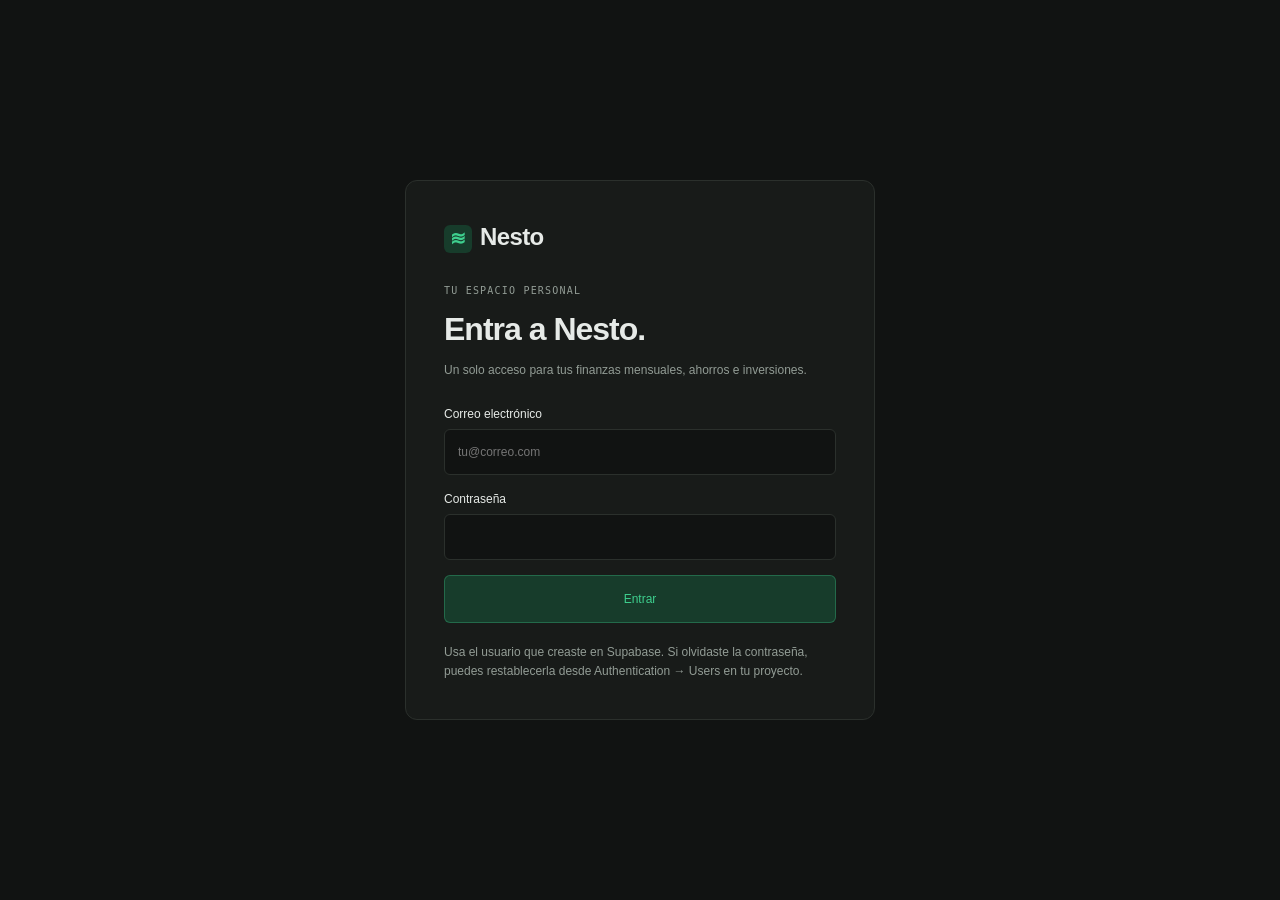
<file: index.html>
<!doctype html><html lang="es"><head><meta charset="utf-8"><meta name="viewport" content="width=device-width,initial-scale=1"><meta name="description" content="Tu presupuesto mensual y tu patrimonio en un mismo lugar."><title>Nesto · Tu dinero, en perspectiva</title><style>
:root{color-scheme:dark;--bg:#101513;--panel:#171e1a;--ink:#e7eee9;--muted:#9aaca1;--line:#2b352f;--green:#4bd59b;--blue:#8aafff;--nav:#121815}*{box-sizing:border-box}body{margin:0;background:var(--bg);color:var(--ink);font:14px/1.5 system-ui,-apple-system,'Segoe UI',sans-serif}body.light{color-scheme:light;--bg:#f4f7f5;--panel:#fff;--ink:#1d2e25;--muted:#617468;--line:#dce5df;--green:#087e52;--blue:#285fce;--nav:#fff}button,a{font:inherit}button{cursor:pointer}button:focus-visible,a:focus-visible{outline:2px solid var(--blue);outline-offset:4px}header{height:76px;display:flex;align-items:center;justify-content:space-between;gap:24px;padding:0 28px;border-bottom:1px solid var(--line);background:var(--nav)}.logo{display:flex;align-items:center;gap:11px;text-decoration:none;color:var(--ink);font-size:20px;font-weight:750;letter-spacing:-.7px}.mark{display:grid;place-items:center;width:35px;height:35px;border-radius:10px;background:linear-gradient(135deg,#285d46,#263d68);color:#98edc3;font-size:25px}.logo small{font-weight:400;font-size:11px;letter-spacing:.4px;color:var(--muted);border-left:1px solid var(--line);padding-left:14px;margin-left:6px}.tabs{display:flex;gap:6px;padding:5px;background:var(--bg);border:1px solid var(--line);border-radius:12px}.tabs button{padding:9px 17px;border:1px solid transparent;border-radius:8px;color:var(--muted);background:transparent;font-size:13px;font-weight:600;white-space:nowrap}.tabs button[aria-current=page]{background:var(--panel);color:var(--ink);border-color:var(--line)}.tabs button[data-area=finanzas][aria-current=page]{color:var(--green);border-color:#4bd59b55;background:#4bd59b13}.tabs button[data-area=inversiones][aria-current=page]{color:var(--blue);border-color:#8aafff55;background:#8aafff13}.dot{display:inline-block;width:7px;height:7px;border-radius:50%;background:currentColor;margin-right:7px}.green{color:var(--green)}.blue{color:var(--blue)}.tools{display:flex;gap:8px}.iconbtn{background:transparent;color:var(--muted);border:1px solid var(--line);border-radius:8px;padding:8px 11px}.context{display:flex;justify-content:space-between;gap:15px;padding:9px 28px;border-bottom:1px solid var(--line);font-size:11px;color:var(--muted);background:var(--nav)}.context strong{font-weight:500}.context b{font-weight:500}iframe{display:block;width:100%;height:calc(100dvh - 112px);border:0;background:var(--bg)}[hidden]{display:none!important}.home{max-width:1260px;margin:auto;padding:54px 34px 35px}.eyebrow{font:11px ui-monospace,monospace;letter-spacing:1.8px;text-transform:uppercase;color:var(--muted)}h1{font-size:clamp(29px,3.5vw,44px);letter-spacing:-1.7px;font-weight:600;line-height:1.2;margin:15px 0 12px}.lead{color:var(--muted);font-size:15px;margin:0;max-width:670px}.intro{display:flex;align-items:flex-end;justify-content:space-between;gap:25px}.date{font-size:12px;color:var(--muted);white-space:nowrap}.areas{display:grid;grid-template-columns:1fr 1fr;gap:22px;margin-top:36px}.area{border:1px solid var(--line);border-top:3px solid var(--green);border-radius:14px;background:var(--panel);overflow:hidden}.area.wealth{border-top-color:var(--blue)}.areahead{padding:25px 26px 18px;display:flex;gap:13px;align-items:center}.areaicon{display:grid;place-items:center;width:44px;height:44px;background:#4bd59b14;color:var(--green);border:1px solid #4bd59b30;border-radius:12px;font-size:22px}.wealth .areaicon{background:#8aafff14;color:var(--blue);border-color:#8aafff30}h2{font-size:19px;letter-spacing:-.5px;margin:0}.caption{font-size:12px;color:var(--muted);margin-top:3px}.areabody{padding:0 26px 24px}.large{font-size:clamp(25px,2.7vw,35px);font-weight:600;letter-spacing:-1.1px;font-variant-numeric:tabular-nums;margin-top:7px}.label{font-size:12px;color:var(--muted)}.metrics{display:grid;grid-template-columns:1fr 1fr;gap:18px;margin-top:22px;border-top:1px solid var(--line);padding-top:20px}.metrics strong{display:block;font-size:17px;font-weight:500;margin-top:5px;overflow-wrap:anywhere}.areafoot{display:flex;justify-content:space-between;align-items:center;gap:14px;border-top:1px solid var(--line);padding:16px 26px}.areafoot span{font-size:11px;color:var(--muted)}.go{background:#4bd59b18;border:1px solid #4bd59b55;color:var(--green);border-radius:8px;padding:9px 13px;font-size:12px;font-weight:600}.wealth .go{color:var(--blue);background:#8aafff18;border-color:#8aafff55}.explain{border:1px solid var(--line);border-radius:12px;padding:22px 25px;margin-top:24px;display:grid;grid-template-columns:38px 1fr;gap:10px}.explain h3{margin:0 0 7px;font-size:14px;font-weight:600}.explain p{margin:0;font-size:12px;color:var(--muted);line-height:1.9}.explain .symbol{font-size:24px;color:var(--muted)}footer{display:flex;justify-content:space-between;gap:20px;margin-top:27px;color:var(--muted);font-size:11px}.emptytext{font-size:14px!important;letter-spacing:0;font-weight:400;color:var(--muted);line-height:1.8;margin:12px 0}.helpbox{max-width:740px;margin:35px auto;background:var(--panel);padding:30px;border-radius:12px;border:1px solid var(--line)}.helpbox p,.helpbox li{color:var(--muted);font-size:14px;line-height:1.9}.helpbox h3{font-size:15px}.privacy .large,.privacy .metrics strong{filter:blur(8px);user-select:none}.privacy .emptytext{filter:none}body[data-area=inversiones]{--bg:#0e1522;--panel:#182335;--line:#2b3b53;--nav:#0c1220}body.light[data-area=inversiones]{--bg:#f3f6fb;--panel:#fff;--line:#dce3ef;--nav:#fff}@media(max-width:950px){header{gap:10px;padding:0 16px}.logo small{display:none}.tabs button{padding:9px 12px}.context{padding:9px 16px}.home{padding:35px 22px}.areas{gap:15px}.areahead{padding:20px}.areabody{padding:0 20px 20px}.areafoot{padding:14px 20px}.tools #privacy{display:none}}@media(max-width:680px){header{height:auto;min-height:112px;flex-wrap:wrap;padding:12px 16px;gap:10px}.logo{font-size:18px}.tabs{order:3;width:100%;justify-content:space-between}.tabs button{flex:1;padding:9px 7px;font-size:12px}.tools{margin-left:auto}.context{font-size:10px;padding:8px 16px}.context>span:last-child{display:none}iframe{height:calc(100dvh - 149px)}.areas{grid-template-columns:1fr;margin-top:26px}.home{padding:30px 18px}.intro{display:block}.date{display:block;margin-top:18px}h1{letter-spacing:-1px}.lead{font-size:14px}.areafoot{flex-wrap:wrap}.explain{padding:18px;grid-template-columns:25px 1fr}footer{flex-direction:column;gap:7px}.helpbox{margin:20px 16px;padding:22px}}
body.locked>header,body.locked>.context,body.locked>#home,body.locked>#helpPanel,body.locked>#wealthFrame{display:none!important}body.locked>#financeFrame{display:block!important;height:100dvh}body:not(.locked)>#financeFrame{height:calc(100dvh - 112px)}@media(max-width:680px){body:not(.locked)>#financeFrame{height:calc(100dvh - 149px)}}#signout{white-space:nowrap;font-size:12px}.export-actions{display:flex;flex-wrap:wrap;gap:10px}body.locked>#exportPanel,body.locked>#goalsFrame{display:none!important}@media(max-width:950px){#exports{max-width:105px;font-size:11px}}@media print{@page{size:A4 landscape;margin:12mm}body{background:white!important;color:#111!important;font-size:10px}body>*{display:none!important}body>#printReport{display:block!important}#printReport h1{font-size:23px;color:#111}#printReport h2{font-size:15px;margin:20px 0 8px}#printReport p{font-size:10px}#printReport table{width:100%;border-collapse:collapse;margin:10px 0 20px;font-size:9px}#printReport td,#printReport th{padding:6px;text-align:left;border-bottom:1px solid #ccc}#printReport thead{display:table-header-group}#printReport tr{break-inside:avoid}#printReport h2{break-after:avoid}#printReport .finance-heading{color:#087e52}#printReport .wealth-heading{color:#285fce}}</style></head><body data-area="inicio" class="locked"><header><a href="#inicio" class="logo"><span class="mark">≋</span>Nesto<small>FINANZAS + PATRIMONIO</small></a><nav class="tabs" aria-label="Áreas principales"><button data-area="inicio">Vista general</button><button data-area="finanzas"><i class="dot green"></i>Finanzas mensuales</button><button data-area="inversiones"><i class="dot blue"></i>Patrimonio</button></nav><div class="tools"><button id="privacy" class="iconbtn" aria-pressed="false" title="Ocultar montos de la vista general">Ocultar montos</button><button id="theme" class="iconbtn" aria-label="Cambiar tema">☀</button><button id="exports" class="iconbtn">Exportar / importar</button><button id="signout" class="iconbtn">Salir</button><button id="help" class="iconbtn" aria-label="Ayuda y migración">?</button></div></header><div class="context"><strong id="contextLabel">TU DINERO, EN PERSPECTIVA</strong><span id="contextHint">Dos áreas · Una visión más clara</span></div>
<main class="home" id="home"><div class="intro"><div><div class="eyebrow">Tu espacio financiero</div><h1>Cada decisión, en su lugar.</h1><p class="lead">Organiza el mes. Construye tu patrimonio. Todo conectado en una misma experiencia.</p></div><time class="date" id="date"></time></div><div class="areas"><section class="area"><div class="areahead"><div class="areaicon">≋</div><div><h2>Finanzas mensuales</h2><div class="caption">Tu día a día, bajo control</div></div></div><div class="areabody"><div class="label" id="periodLabel">Saldo disponible del mes</div><div class="large green emptytext" id="balance">Entra a Finanzas para consultar tu presupuesto.</div><div class="metrics"><div><span class="label">Ingresos</span><strong id="income">—</strong></div><div><span class="label">Gastos</span><strong id="expense">—</strong></div></div></div><div class="areafoot"><span>Presupuesto · Historial · Conceptos</span><button class="go" data-go="finanzas">Abrir finanzas →</button></div></section><section class="area wealth"><div class="areahead"><div class="areaicon">↗</div><div><h2>Ahorros e inversiones</h2><div class="caption">Tu patrimonio, con perspectiva</div></div></div><div class="areabody"><div class="label">Ahorros bancarios + inversiones registradas</div><div class="large blue" id="wealth">—</div><div class="metrics"><div><span class="label">Ahorros en banco</span><strong id="savings">—</strong></div><div><span class="label">Saldo de inversiones</span><strong id="invested">—</strong></div></div></div><div class="areafoot"><span>Portafolios · Movimientos · Simulador</span><button class="go" data-go="inversiones">Abrir patrimonio →</button></div></section></div><aside class="explain"><span class="symbol">◇</span><div><h3>Planificar y acumular son dos cosas distintas.</h3><p>El ahorro que asignas en el presupuesto es una intención del mes. El patrimonio muestra los saldos bancarios y las inversiones que registras. No sumamos el presupuesto al patrimonio ni registramos transferencias automáticamente, para evitar duplicar tu dinero.</p></div></aside><footer><span><i class="dot green"></i>Finanzas: cuenta y guardado en la nube</span><span><i class="dot blue"></i>Patrimonio: cuenta y guardado en la nube</span></footer></main>
<section id="helpPanel" class="helpbox" hidden><div class="eyebrow">Ayuda y continuidad</div><h1 style="font-size:28px">Tus herramientas, juntas.</h1><h3 class="green">Finanzas mensuales</h3><p>Tu sesión general da acceso a esta área sin otro login. Se conservan la conexión de Supabase, los meses, los conceptos, la exportación y las metas de la versión recuperada.</p><h3 class="blue">Ahorros e inversiones</h3><p>Conserva portafolios, inversiones, movimientos, cuentas de ahorro y simulaciones. Esta área guarda ahorros, portafolios, inversiones y movimientos en Supabase, con tu misma sesión.</p><h3>Traer tus datos</h3><ol><li>Antes de cambiar de dirección web o navegador, descarga un respaldo de cada herramienta anterior.</li><li>En Finanzas, inicia sesión con tu cuenta habitual. Si tus datos ya están en la nube, se cargarán desde allí. Para un respaldo local, usa su botón Importar.</li><li>En Patrimonio, usa Importar patrimonio para cargar un respaldo JSON de inversiones. La importación valida el formato y solicita confirmación antes de reemplazar registros.</li></ol><p>Las capturas de pantalla son referencias visuales; sus montos no se han convertido en registros. Un sitio nuevo no puede leer los datos locales guardados en otra dirección.</p><button class="go" data-go="inicio">Volver a la vista general</button></section>
<section id="exportPanel" hidden class="helpbox"><div class="eyebrow">Tus datos, contigo</div><h1 style="font-size:28px">Respaldos e informes</h1><p>El JSON incluye todo el historial mensual, conceptos, inversiones, movimientos, ahorros y la tasa de conversión de patrimonio, incluyendo cambios pendientes de sincronizar. Los informes PDF y Excel incluyen el historial financiero y los registros de patrimonio. Las metas se respaldan desde su sección.</p><div class="export-actions"><button id="exportJson" class="go">↓ Exportar JSON</button><button id="importJson" class="iconbtn">↑ Importar JSON</button><button id="exportPdf" class="iconbtn">↓ Exportar PDF</button><button id="exportExcel" class="iconbtn">↓ Exportar Excel</button></div><input type="file" id="unifiedFile" accept=".json,application/json" hidden><p>Al importar, se combinan los registros y se conservan los meses existentes. Los identificadores que ya existen se conservan sin duplicarlos. Antes de continuar se descarga un respaldo de seguridad.</p><p id="exportStatus" role="status" aria-live="polite"></p><button class="go" data-go="inicio">Volver a la vista general</button></section><section id="printReport" hidden></section><iframe id="goalsFrame" title="Metas financieras" hidden></iframe><iframe id="financeFrame" src="finanzas/index.html" title="Finanzas mensuales" hidden></iframe><iframe id="wealthFrame" data-src="inversiones/index.html" title="Ahorros e inversiones" hidden></iframe>
<script>
const $=s=>document.getElementById(s),frames=[$('financeFrame'),$('wealthFrame')];let theme=localStorage.getItem('mi-balance-unified-theme')||'dark',current='inicio',authenticated=false;const fmt=(v,c='DOP')=>new Intl.NumberFormat('es-DO',{style:'currency',currency:c,maximumFractionDigits:2}).format(v);function applyTheme(){document.body.classList.toggle('light',theme==='light');$('theme').textContent=theme==='dark'?'☀':'☾';$('theme').title=theme==='dark'?'Cambiar a modo claro':'Cambiar a modo oscuro';[...frames,$('goalsFrame')].forEach(f=>f.contentWindow.postMessage({type:'theme',value:theme},location.origin));localStorage.setItem('mi-balance-unified-theme',theme)}frames.forEach(f=>f.addEventListener('load',applyTheme));$('goalsFrame').addEventListener('load',()=>{$('goalsFrame').contentWindow.postMessage({type:'theme',value:theme},location.origin)});$('theme').onclick=()=>{theme=theme==='dark'?'light':'dark';applyTheme()};$('date').textContent=new Intl.DateTimeFormat('es-DO',{weekday:'long',day:'numeric',month:'long',year:'numeric'}).format(new Date());function show(area){if(!authenticated){document.body.classList.add('locked');return}if(!['inicio','finanzas','inversiones','ayuda','metas','exportar'].includes(area))area='inicio';current=area;document.body.dataset.area=area;$('home').hidden=area!=='inicio';$('exportPanel').hidden=area!=='exportar';$('goalsFrame').hidden=area!=='metas';if(area==='metas'&&!$('goalsFrame').getAttribute('src'))$('goalsFrame').src='finanzas/metas.html';$('helpPanel').hidden=area!=='ayuda';$('financeFrame').hidden=area!=='finanzas';$('wealthFrame').hidden=area!=='inversiones';document.querySelectorAll('[data-area]').forEach(b=>{if(b.tagName==='BUTTON'){if(b.dataset.area===(area==='metas'?'finanzas':area))b.setAttribute('aria-current','page');else b.removeAttribute('aria-current')}});$('contextLabel').textContent=({inicio:'TU DINERO, EN PERSPECTIVA',finanzas:'FINANZAS MENSUALES / INGRESOS, GASTOS Y AHORRO',inversiones:'PATRIMONIO / AHORROS E INVERSIONES',ayuda:'AYUDA / RESPALDOS Y CONTINUIDAD',metas:'FINANZAS / METAS FINANCIERAS',exportar:'DATOS / RESPALDOS E INFORMES'})[area];$('contextLabel').style.color=area==='finanzas'?'var(--green)':area==='inversiones'?'var(--blue)':'var(--muted)';$('contextHint').textContent=area==='finanzas'?'Accede con tu cuenta de Supabase':area==='inversiones'?'Sincronizado con tu cuenta':'Dos áreas · Una visión más clara';if(location.hash!=='#'+area)history.replaceState(null,'','#'+area);applyTheme()};document.querySelectorAll('button[data-area]').forEach(b=>b.onclick=()=>show(b.dataset.area));document.querySelectorAll('[data-go]').forEach(b=>b.onclick=()=>show(b.dataset.go));$('signout').onclick=()=>{$('financeFrame').contentWindow.postMessage({type:'balance-signout'},location.origin)};$('exports').onclick=()=>show('exportar');$('help').onclick=()=>show('ayuda');window.onhashchange=()=>show(location.hash.slice(1));$('privacy').onclick=()=>{const on=document.body.classList.toggle('privacy');$('privacy').setAttribute('aria-pressed',on);$('privacy').textContent=on?'Mostrar montos':'Ocultar montos'};window.addEventListener('message',e=>{if(e.origin!==location.origin)return;const d=e.data;if(e.source===$('financeFrame').contentWindow){if(d.type==='balance-open-goals'&&authenticated){show('metas');return}if(d.type==='balance-auth'){authenticated=d.authenticated===true;if(authenticated){document.body.classList.remove('locked');if(!$('wealthFrame').getAttribute('src'))$('wealthFrame').src=$('wealthFrame').dataset.src;show(location.hash.slice(1)||'inicio')}else{document.body.classList.add('locked');$('wealthFrame').removeAttribute('src');$('goalsFrame').removeAttribute('src');$('wealthFrame').hidden=true;$('balance').textContent='Entra a Finanzas para consultar tu presupuesto.';$('balance').classList.add('emptytext');$('income').textContent=$('expense').textContent='—';$('wealth').textContent=$('savings').textContent=$('invested').textContent='—';$('periodLabel').textContent='Saldo disponible del mes'}return}if(!authenticated)return;if(d.type==='balance-month'&&d.totals){const t=d.totals;for(const [id,key] of [['balance','balance'],['income','income'],['expense','expense']])if(Number.isFinite(t[key]))$(id).textContent=fmt(t[key],d.currency);$('balance').classList.remove('emptytext');$('periodLabel').textContent='Saldo disponible · '+d.period+' · '+d.currency}if(d.type==='balance-logout'){$('balance').textContent='Entra a Finanzas para consultar tu presupuesto.';$('balance').classList.add('emptytext');$('income').textContent=$('expense').textContent='—';$('periodLabel').textContent='Saldo disponible del mes'}}if(authenticated&&e.source===$('wealthFrame').contentWindow&&d.type==='balance-wealth'&&Number.isFinite(d.savings)&&Number.isFinite(d.investments)){$('wealth').textContent=fmt(d.savings+d.investments);$('savings').textContent=fmt(d.savings);$('invested').textContent=fmt(d.investments)}});show(location.hash.slice(1)||'inicio');
</script><script src="exports.js"></script><script src="cloud-shell.js"></script></body></html>
</file>
<file: navigation.css>
/* Nesto: shared navigation language; module colors remain independent. */
:root{--nav-accent:#3ecf8e;--nav-muted:#929c95;--nav-active:#1c241f;--nav-hover:#19201b;--nav-bg:#101512;--nav-divider:#2b342e}
:root[data-theme="light"]{--nav-accent:#16865a;--nav-muted:#637369;--nav-active:#e5eee8;--nav-hover:#edf3ee;--nav-bg:#f6f8f6;--nav-divider:#dce4de}
body.nesto-wealth{--nav-accent:#83aaff;--nav-muted:#98a6bf;--nav-active:#1b2a43;--nav-hover:#172338;--nav-bg:#0e1522;--nav-divider:#2b3b53}
body.nesto-wealth:not(.dark){--nav-accent:#3469d9;--nav-muted:#63748c;--nav-active:#e6edfa;--nav-hover:#edf2fb;--nav-bg:#f3f6fb;--nav-divider:#dce3ef}
.layout>aside,.goal-layout>aside,.app>.side{background:var(--nav-bg);border-right:1px solid var(--nav-divider);padding:24px 18px}
.side-nav,#sidebarNav{display:grid;gap:6px}
.side-nav>button,.side-nav>a,#sidebarNav>.nav{display:flex;align-items:center;gap:12px;min-height:52px;width:100%;margin:0;padding:13px 16px;border:0;border-radius:10px;background:transparent;color:var(--nav-muted);font:400 14px/1.5 -apple-system,BlinkMacSystemFont,"Segoe UI",sans-serif;text-align:left;text-decoration:none;white-space:nowrap;transition:background .15s,color .15s}
.side-nav>button:hover,.side-nav>a:hover,#sidebarNav>.nav:hover{background:var(--nav-hover);color:var(--nav-accent)}
.side-nav>button.active,.side-nav>a.active,#sidebarNav>.nav.active{background:var(--nav-active);color:var(--nav-accent);font-weight:500}
.side-nav>button:focus-visible,.side-nav>a:focus-visible,#sidebarNav>.nav:focus-visible{outline:2px solid var(--nav-accent);outline-offset:3px}
.nesto-nav-icon,.side-nav>button>span:first-child{display:inline-flex;align-items:center;justify-content:center;width:18px;min-width:18px;height:20px;font-size:18px;line-height:1;color:inherit}
.side-nav .goals-link small{color:var(--nav-accent);font-size:9px;font-weight:500;margin-left:auto;letter-spacing:.3px}
.side-separator{height:1px;background:var(--nav-divider);margin:4px 0}
.side-header{margin-bottom:16px}.sidebar-toggle{width:32px;height:32px;border-radius:7px;border:1px solid var(--nav-divider);color:var(--nav-muted);background:transparent}.sidebar-toggle:hover{background:var(--nav-hover);color:var(--nav-accent)}
.app.sidebar-collapsed #sidebarNav>.nav{justify-content:center;padding:13px 4px;font-size:14px}.sidebar-collapsed .nesto-nav-label{display:none}.sidebar-collapsed .nesto-nav-icon{font-size:18px}
@media(max-width:720px){.layout>aside,.goal-layout>aside,.app>.side{padding:18px 16px;border-right:0;border-bottom:1px solid var(--nav-divider)}.side-nav,#sidebarNav{display:flex;gap:6px;overflow-x:auto;padding:2px}.side-nav>button,.side-nav>a,#sidebarNav>.nav{width:auto;min-height:46px;padding:11px 14px;font-size:13px;flex-shrink:0}.side-nav .goals-link small{margin-left:3px}.app.sidebar-collapsed #sidebarNav{display:none}}
</file>
